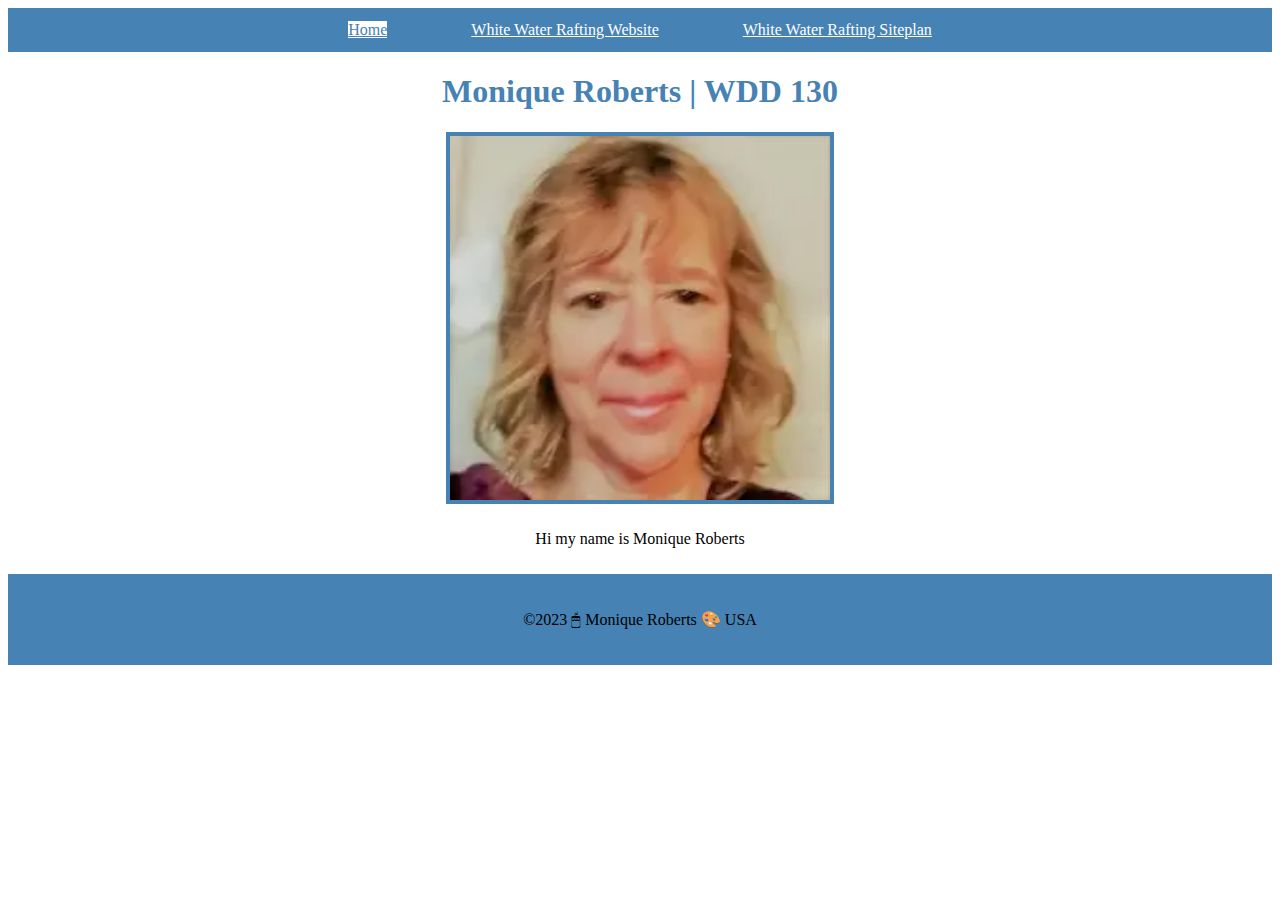
<file: index.html>
<!DOCTYPE html>
<html lang="en-US">
  <head>
    <meta charset="utf-8">
    <meta name="viewport" content="width=device-width">
    <title>Monique Roberts | WDD 130</title>
    <link rel="stylesheet" href="css/style.css" />
  </head>
  <body>
    <header>
      <nav>
        <a id="active" href="#">Home</a>
        <a href="wwr/">White Water Rafting Website</a>
        <a href="wwr/site-plan-rafting.html">White Water Rafting Siteplan</a>
      </nav>
    </header>
    <main>
      <h1>Monique Roberts | WDD 130</h1>
      <img src="images/profile.webp" alt="Hello, my name is Monique Roberts">
      <p>Hi my name is Monique Roberts</p>
    </main>
    <footer>
      <p>©2023 🖱 Monique Roberts 🎨 USA</p>
    </footer>
  </body>
</html>
</file>
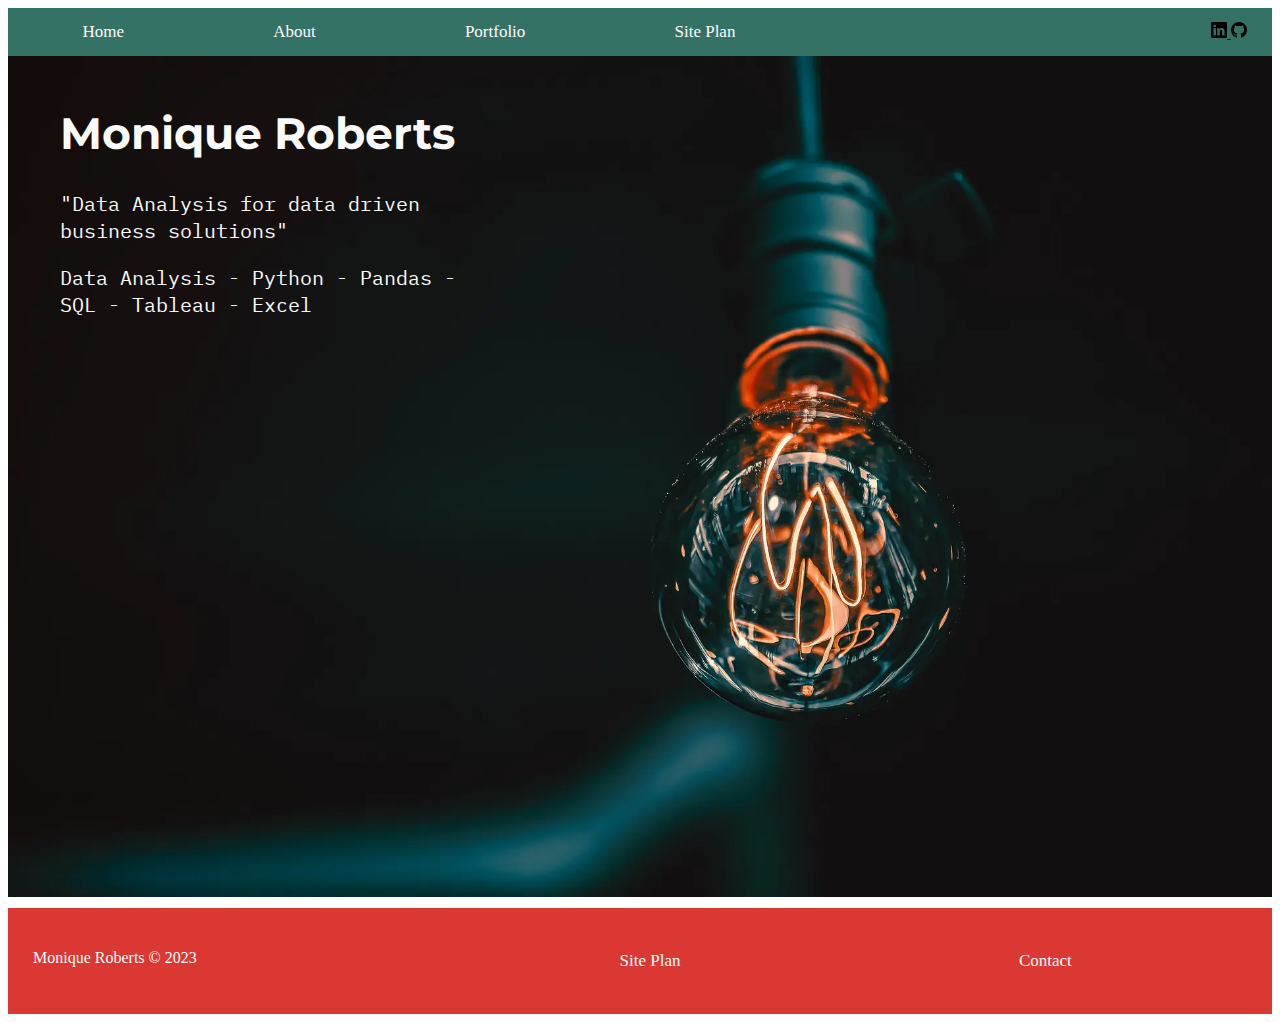
<file: mroberts/index.html>
<!DOCTYPE html>
<html lang="en">

<head>
    <meta charset="UTF-8">
    <meta http-equiv="X-UA-Compatible" content="IE=edge">
    <meta name="viewport" content="width=device-width, initial-scale=1.0">
    <title>Home</title>
    <link rel="stylesheet" href="styles/style.css">
</head>

<body>

    <header>
        <!-- <a id="logo_link" href="index.html">
                <img class="logo" src="images/profile.webp" alt="Portfolio picture 2"> -->
        <nav>
            <a href="index.html">Home</a>
            <a href="about.html">About</a>
            <a href="portfolio.html">Portfolio</a>
            <a href="site-plan.html">Site Plan</a>
        </nav>
        <div class="social">
            <a href="www.linkedin.com/in/monique-roberts" target="_blank">
                <img src="images/linkedin.png" alt="fb icon">
            </a>
            <a href="https://github.com/nikibasil" target="_blank">
                <img src="images/github.png" alt="twitter icon">
            </a>

        </div>
    </header>

    <div class="content">
        <section class="hero">

            <!-- <div class="middle";   -->
            <img class="background" src="images/bulb1.webp" alt="lightbulb background">
            <div class="me">
                <h1>Monique Roberts</h1>
                <p> "Data Analysis for data driven business solutions"</p>
                <p></p>
                <p> Data Analysis - Python - Pandas - SQL - Tableau - Excel </p>
            </div>

        </section>
    </div>
    <footer>
        <div class="copyw">
            <p>Monique Roberts © 2023 </p>
        </div>
        <div class="bmenu">
            <a href="site-plan.html">Site Plan</a>
            <a href="contact.html">Contact</a>
        </div>

    </footer>


</body>

</html>
</file>
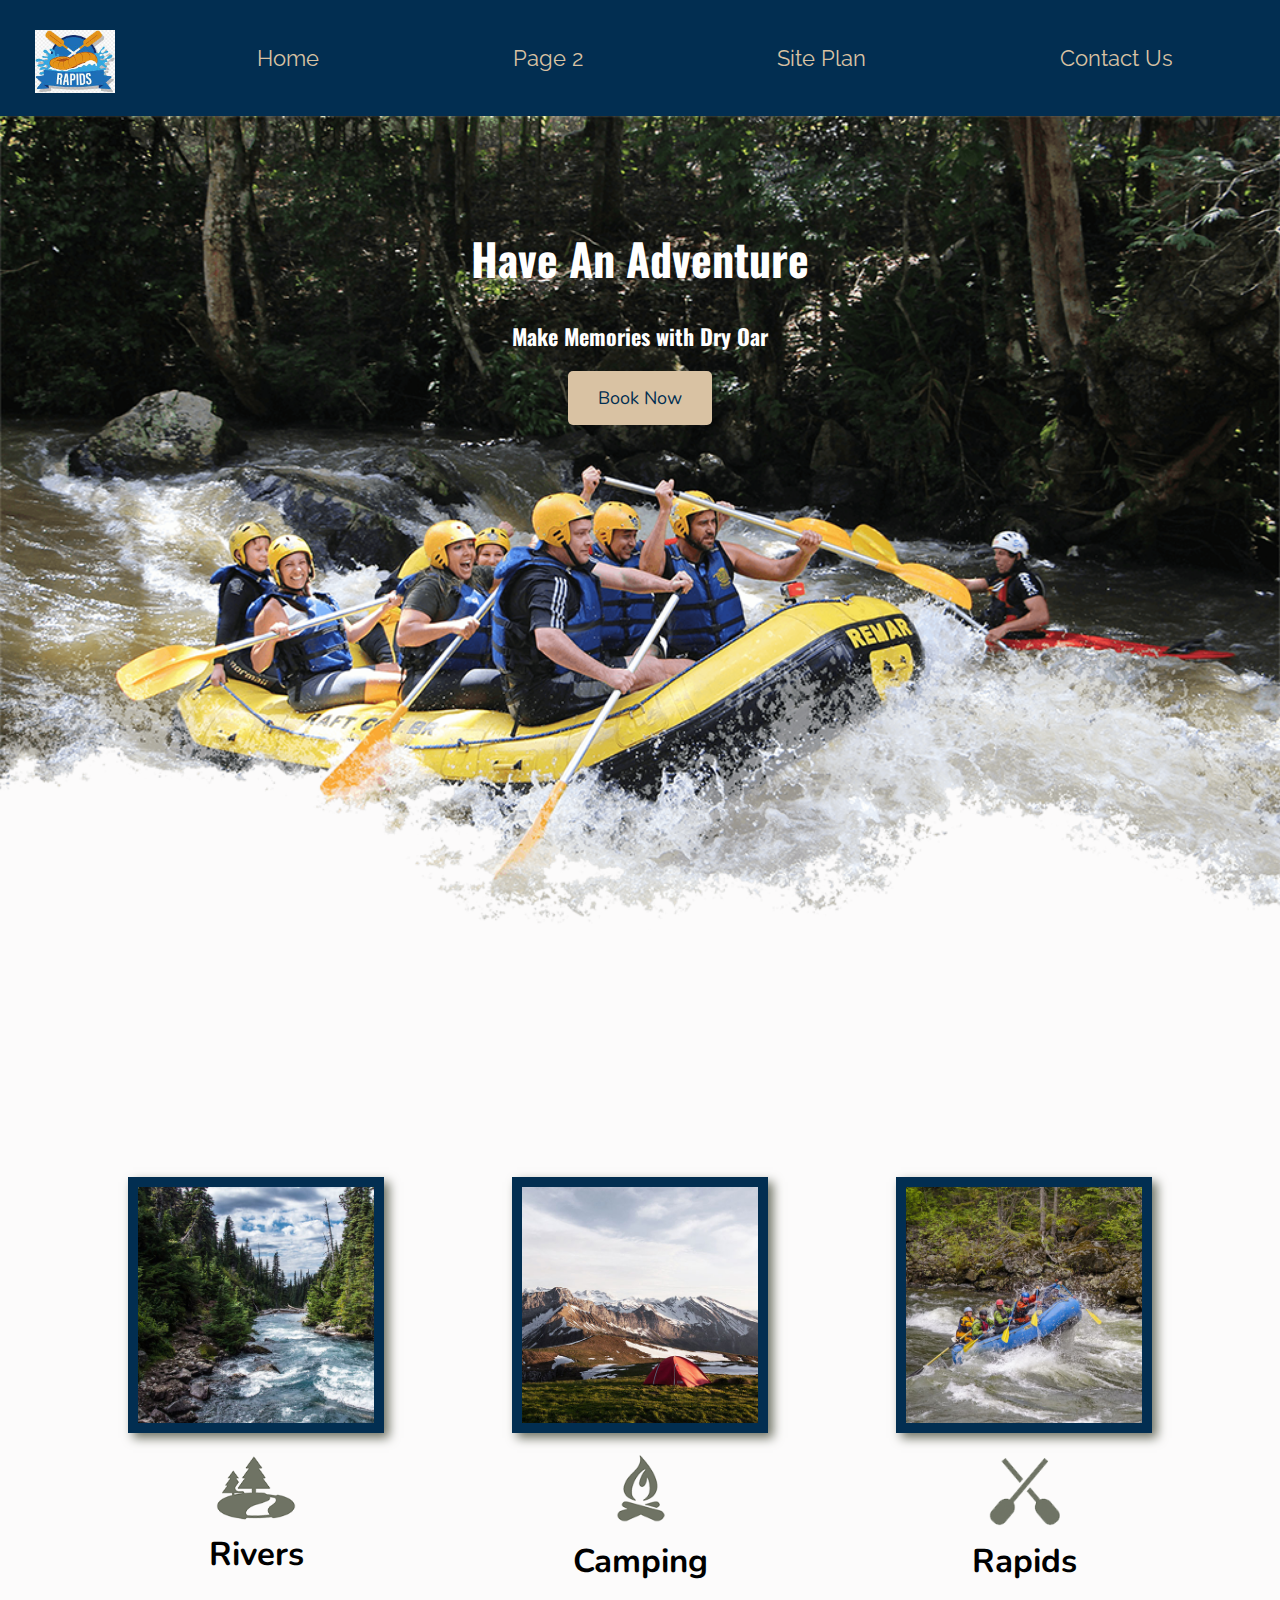
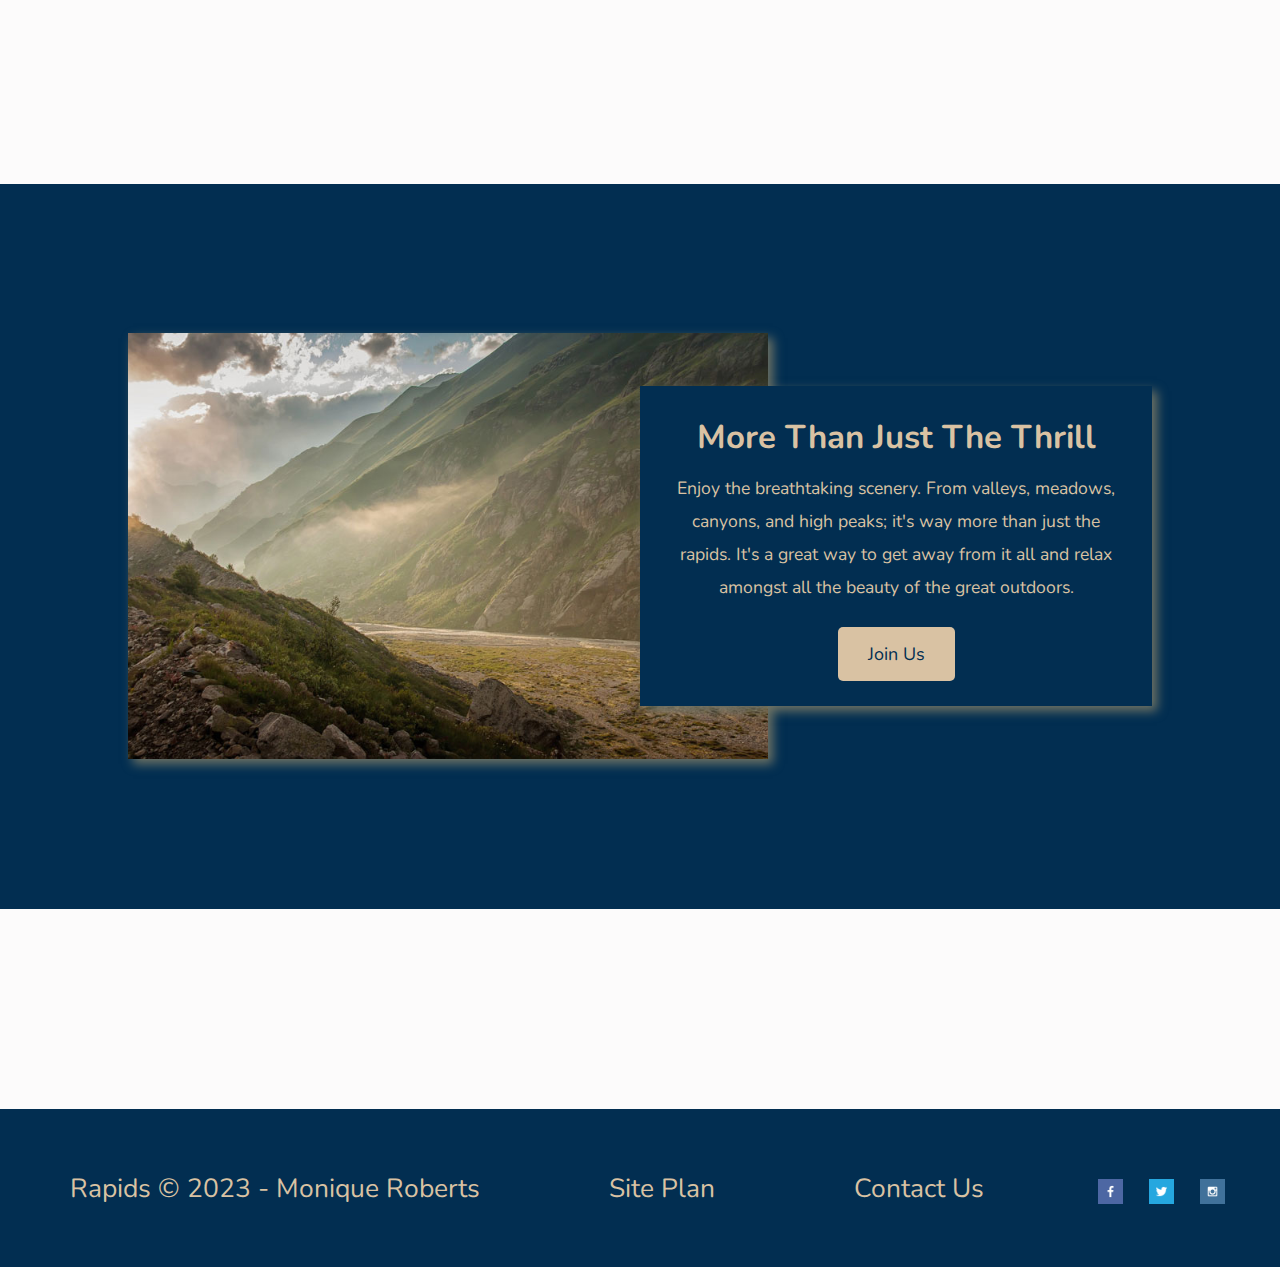
<file: wwr/index.html>
<!DOCTYPE html>
<html lang="en">
<head>
    <meta charset="UTF-8">
    <meta http-equiv="X-UA-Compatible" content="IE=edge">
    <meta name="viewport" content="width=device-width, initial-scale=1.0">
    <title>Whitewater Rafting Vacations | Rapids | Home</title>
    <link rel="stylesheet" href="styles/style.css">
</head>

<body>
    <div id="content">
        <header>
            <a id="logo_link" href="index.html">
                <img class="logo" src="images/rapids-logo.jpg" alt="Rapids Logo">
            </a>
            <nav>
                <a href="index.html">Home</a>
                <a href="#">Page 2</a>
                <a href="site-plan-rafting.html">Site Plan</a>
                <a href="contactus.html">Contact Us</a>
                
            </nav>
        </header>
        <div id="hero">
            <div id="hero-box">
                <img id="hero-img" src="images/hero.png" alt="People enjoying white water rafting">
            </div>
            <section id="hero-msg">
                <h1 class="home-title">Have An Adventure</h1>
                <h4>Make Memories with Dry Oar </h4>
                <div class='button-box'>
                    <a class='book' href="rates.html">Book Now</a>
                </div>
            </section>
        </div>

        <main class="home-grid">
            <section class="rivers-card">
                <img class="card-img" src="images/rivers.jpg" alt="river in forest">
                <img class="icon" src="images/river_icon.png" alt="river icon">
                <h2>Rivers</h2>
            </section>
            <section class="camping-card">
                <img class="card-img" src="images/camping.jpg" alt="tent in mountains">
                <img class="icon" src="images/fire_icon.png" alt="fire icon">
                <h2>Camping</h2>
            </section>
            <section class="rapids-card">
                <img class="card-img" src="images/rapids.jpg" alt="rafting boat">
                <img class="icon" src="images/oars.png" alt="oars icon">
                <h2>Rapids</h2>
            </section>
            <div id="background"></div>
            <img class="mountains" src="images/mountains.jpg" alt="Misty mountains">
            <section class="msg">
                <h2>More Than Just The Thrill</h2>
                <p>Enjoy the breathtaking scenery. From valleys, meadows, canyons, and high peaks; it's way more than just the rapids. It's a great way to get away from it all and relax amongst all the beauty of the great outdoors. </p>
                <a class='join' href="rivers.html">Join Us</a>
            </section>

        </main>
            
        
        <footer>
            <p>Rapids © 2023 - Monique Roberts</p>
            <p><a href="site-plan-rafting.html">Site Plan</a></p>
            <p><a href="contactus.html">Contact Us</a></p>
            <div class="social">
                    <a href="https://facebook.com" target="_blank">
                        <img src="images/facebook.png" alt="fb icon">
                    </a>
                    <a href="https://twitter.com" target="_blank">
                        <img src="images/twitter.png" alt="twitter icon">
                    </a>
                    <a href="https://instagram.com" target="_blank">
                        <img src="images/instagram.png" alt="instagram icon">
                    </a>
            </div>
            
        </footer>
    </div>
</body>
</html>
</file>
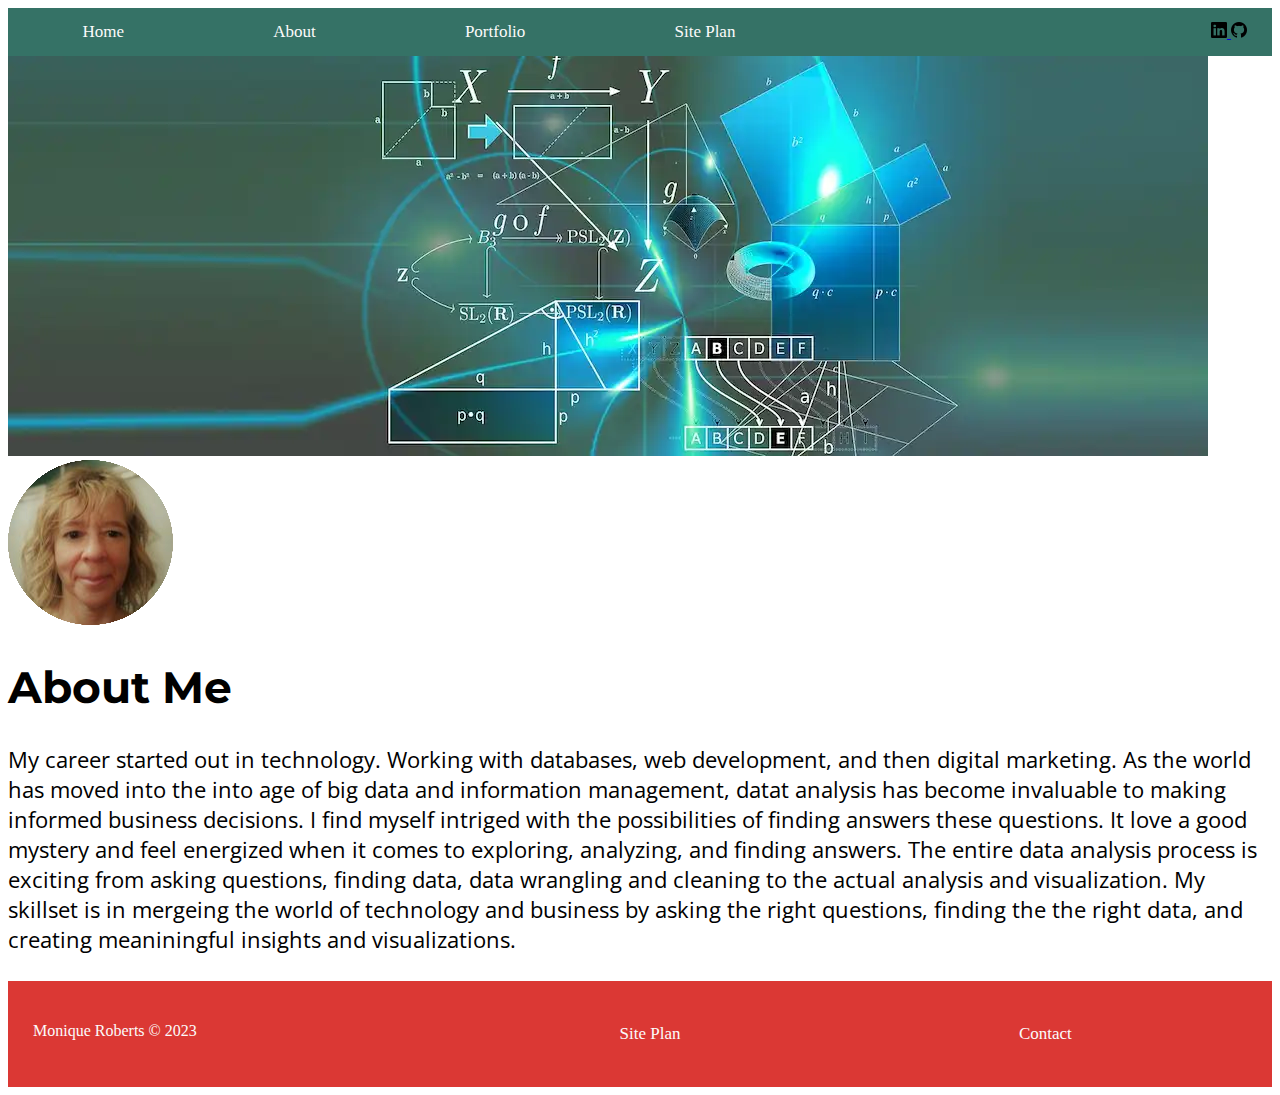
<file: mroberts/about.html>
<!DOCTYPE html>
<html lang="en">

<head>
    <meta charset="UTF-8">
    <meta http-equiv="X-UA-Compatible" content="IE=edge">
    <meta name="viewport" content="width=device-width, initial-scale=1.0">
    <link rel="stylesheet" href="styles/style.css">
    <title>About</title>
</head>

<body>
    <header>
        <!-- <a id="logo_link" href="index.html">
                <img class="logo" src="images/profile.webp" alt="Portfolio picture 2"> -->
        <nav>
            <a href="index.html">Home</a>
            <a href="about.html">About</a>
            <a href="portfolio.html">Portfolio</a>
            <a href="site-plan.html">Site Plan</a>
        </nav>
        <div class="social">
            <a href="www.linkedin.com/in/monique-roberts" target="_blank">
                <img src="images/linkedin.png" alt="fb icon">
            </a>
            <a href="https://github.com/nikibasil" target="_blank">
                <img src="images/github.png" alt="twitter icon">
            </a>

        </div>
    </header>

    <div id="hero">
        <div id="hero-box">
            <img id="hero-img" src="images/banner.webp" alt="profile back">
        </div>
        <section id="hero-pic">
            <img id="hero-img" src="images/mon-circle.png" alt="profile picture">
    </div>

    </section>
    </div>
    <main>


        <section>
            <h1>About Me</h1>

            <p> My career started out in technology. Working with databases, web development, and then digital
                marketing. As the world has moved into the into age of big data and information management, datat
                analysis has become invaluable to making informed business decisions. I find myself intriged with the
                possibilities of finding answers these questions. It love a good mystery and feel energized when it
                comes to exploring, analyzing, and finding answers. The entire data analysis process is exciting from
                asking questions, finding data, data wrangling and cleaning to the actual analysis and visualization. My
                skillset is in mergeing the world of technology and business by asking the right questions, finding the
                the right data, and creating meaniningful insights and visualizations. </p>


        </section>





    </main>
    <footer>
        <div class = "copyw">
        <p>Monique Roberts © 2023 </p>
        </div>
        <div class = "bmenu">
        <a href="site-plan.html">Site Plan</a>
        <a href="contact.html">Contact</a>
        </div>

    </footer>



    </div>

</body>

</html>
</file>
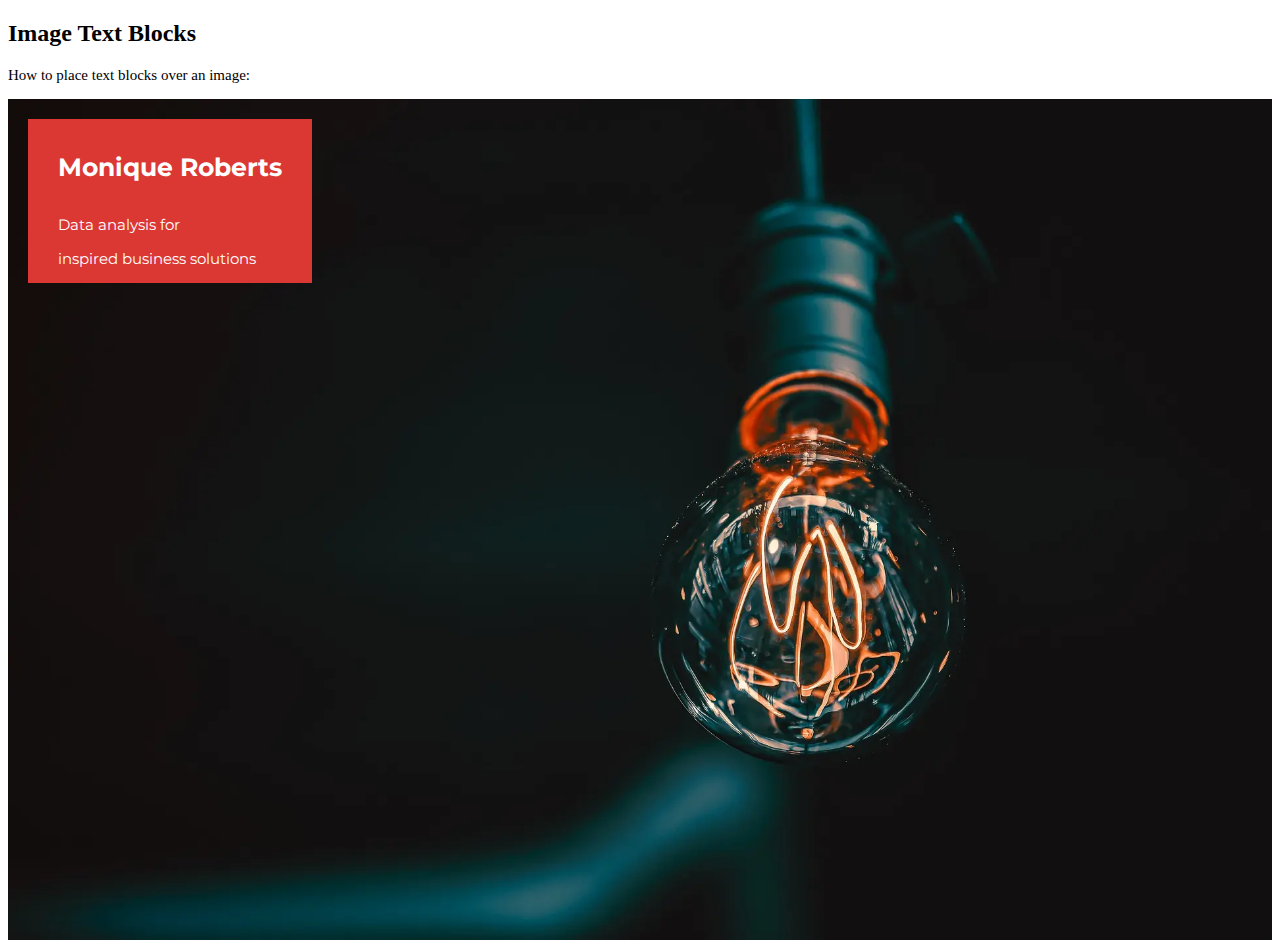
<file: mroberts/component.html>
<!DOCTYPE html>
<html>
<head>
<meta name="viewport" content="width=device-width, initial-scale=1">
<link rel="stylesheet" href="styles/component.css">

</head>
<body>

<h2>Image Text Blocks</h2>
<p>How to place text blocks over an image:</p>

<div class="container">
  <img src="images/bulb1.webp" alt="Nature" style="width:100%;">
  <div class="text-block">
    <h4>Monique Roberts</h4>
    <p>Data analysis for </p>
    <p>inspired business solutions</p>
  </div>
</div>

</body>
</html>
</file>
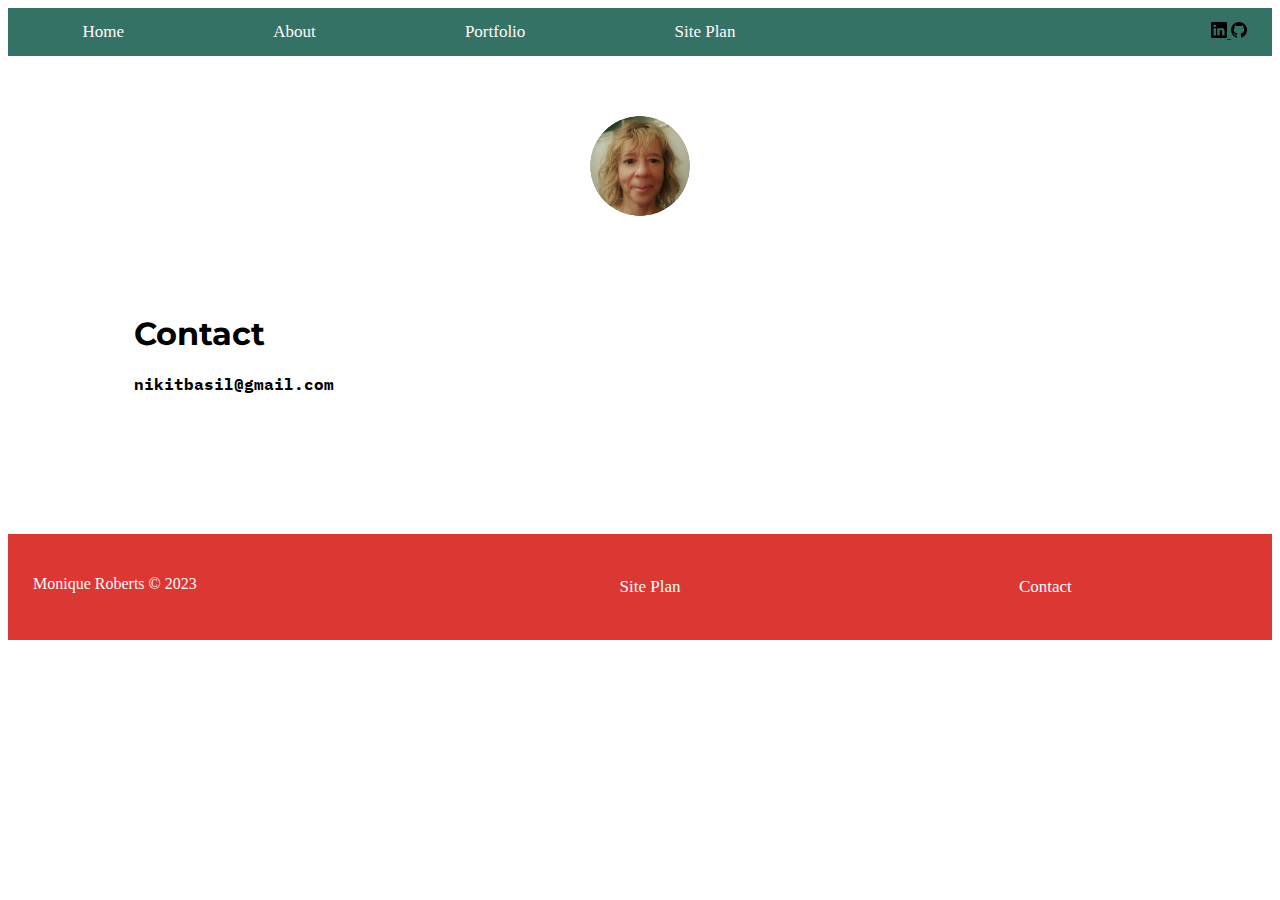
<file: mroberts/contact.html>
<!DOCTYPE html>
<html lang="en">

<head>
    <meta charset="UTF-8">
    <meta http-equiv="X-UA-Compatible" content="IE=edge">
    <meta name="viewport" content="width=device-width, initial-scale=1.0">
    <link rel="stylesheet" href="styles/style.css">
    <title>Contact</title>
</head>

<body>
    <header>
        <!-- <a id="logo_link" href="index.html">
                <img class="logo" src="images/profile.webp" alt="Portfolio picture 2"> -->
        <nav>
            <a href="index.html">Home</a>
            <a href="about.html">About</a>
            <a href="portfolio.html">Portfolio</a>
            <a href="site-plan.html">Site Plan</a>
        </nav>
        <div class="social">
            <a href="www.linkedin.com/in/monique-roberts" target="_blank">
                <img src="images/linkedin.png" alt="fb icon">
            </a>
            <a href="https://github.com/nikibasil" target="_blank">
                <img src="images/github.png" alt="twitter icon">
            </a>

        </div>
    </header>
    
    <div class="card-profileCard" >
        <div class="card-header">
            <img class="card-img" alt="User image" src="images/mon-circle.png">
        </div>
    </div>
 
    <main class ="about">

        <div id = "aboutme">
            <h1>Contact</h1>

            <h2> nikitbasil@gmail.com</h2>


            </div>





    </main>
    
    </body>
    <footer>
        <div class = "copyw">
        <p>Monique Roberts © 2023 </p>
        </div>
        <div class = "bmenu">
        <a href="site-plan.html">Site Plan</a>
        <a href="contact.html">Contact</a>
        </div>

    </footer>



    </div>

</body>

</html>
</file>
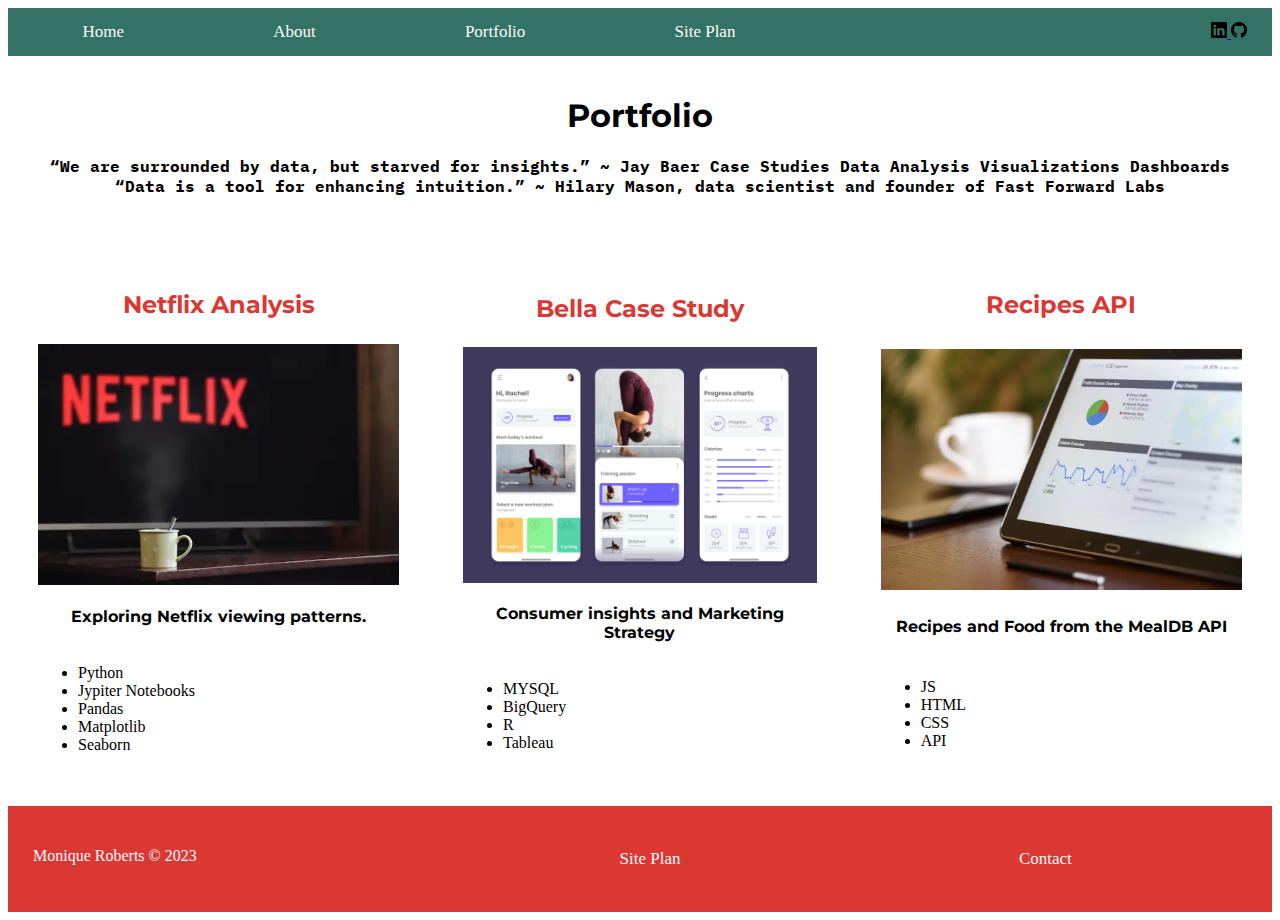
<file: mroberts/portfolio.html>
<!DOCTYPE html>
<html lang="en">

<head>
    <meta charset="UTF-8">
    <meta http-equiv="X-UA-Compatible" content="IE=edge">
    <meta name="viewport" content="width=device-width, initial-scale=1.0">
    <link rel="stylesheet" href="styles/style.css">
    <title>Portfolio</title>

</head>

<body>
    <header>
       
        <nav>
            <a href="index.html">Home</a>
            <a href="about.html">About</a>
            <a href="portfolio.html">Portfolio</a>
            <a href="site-plan.html">Site Plan</a>
        </nav>
        <div class="social">
            <a href="www.linkedin.com/in/monique-roberts" target="_blank">
                <img src="images/linkedin.png" alt="fb icon">
            </a>
            <a href="https://github.com/nikibasil" target="_blank">
                <img src="images/github.png" alt="twitter icon">
            </a>

        </div>
    </header>


    <div class="row1">
        <h1>Portfolio</h1>
        <h2> “We are surrounded by data, but starved for insights.” ~ Jay Baer Case Studies Data Analysis
            Visualizations Dashboards “Data is a tool for enhancing intuition.” ~ Hilary Mason, data scientist and
            founder of Fast Forward Labs </h2>
        </div>
    <div id="grid-portfolio">
        <!-- <section class="row2>"> -->

        <aside class="aside-left">
            <h3>Netflix Analysis</h3>
            <img class="case-image" src="images/netflix2.webp" alt="netflix">
            <h4>Exploring Netflix viewing patterns. </h4>
            <ul>
                <li>Python</li>
                <li>Jypiter Notebooks</li>
                <li>Pandas</li>
                <li>Matplotlib</li>
                <li>Seaborn</li>
            </ul>
        </aside>
        <main class="middle">
            <h3>Bella Case Study</h3>
            <img class="case-image" src="images/app.webp" alt="fitness app">
            <h4>Consumer insights and Marketing Strategy</h4>
            <ul>
                <li>MYSQL</li>
                <li>BigQuery</li>
                <li>R</li>
                <li>Tableau</li>
            </ul>
        </main>
        <aside class="aside-right">
            <h3>Recipes API</h3>
            <img class="case-image" src="images/laptop.webp" alt="laptop background">
            <h4>Recipes and Food from the MealDB API</h4>
            <ul>
                <li>JS</li>
                <li>HTML</li>
                <li>CSS</li>
                <li>API</li>
            </ul>
        </aside>

        <!-- </section>   -->




    </div>
    <footer class="back">
        <div class="copyw">
            <p>Monique Roberts © 2023 </p>
        </div>
        <div class="bmenu">
            <a href="site-plan.html">Site Plan</a>
            <a href="contact.html">Contact</a>
        </div>

    </footer>



    </div>

</body>

</html>
</file>
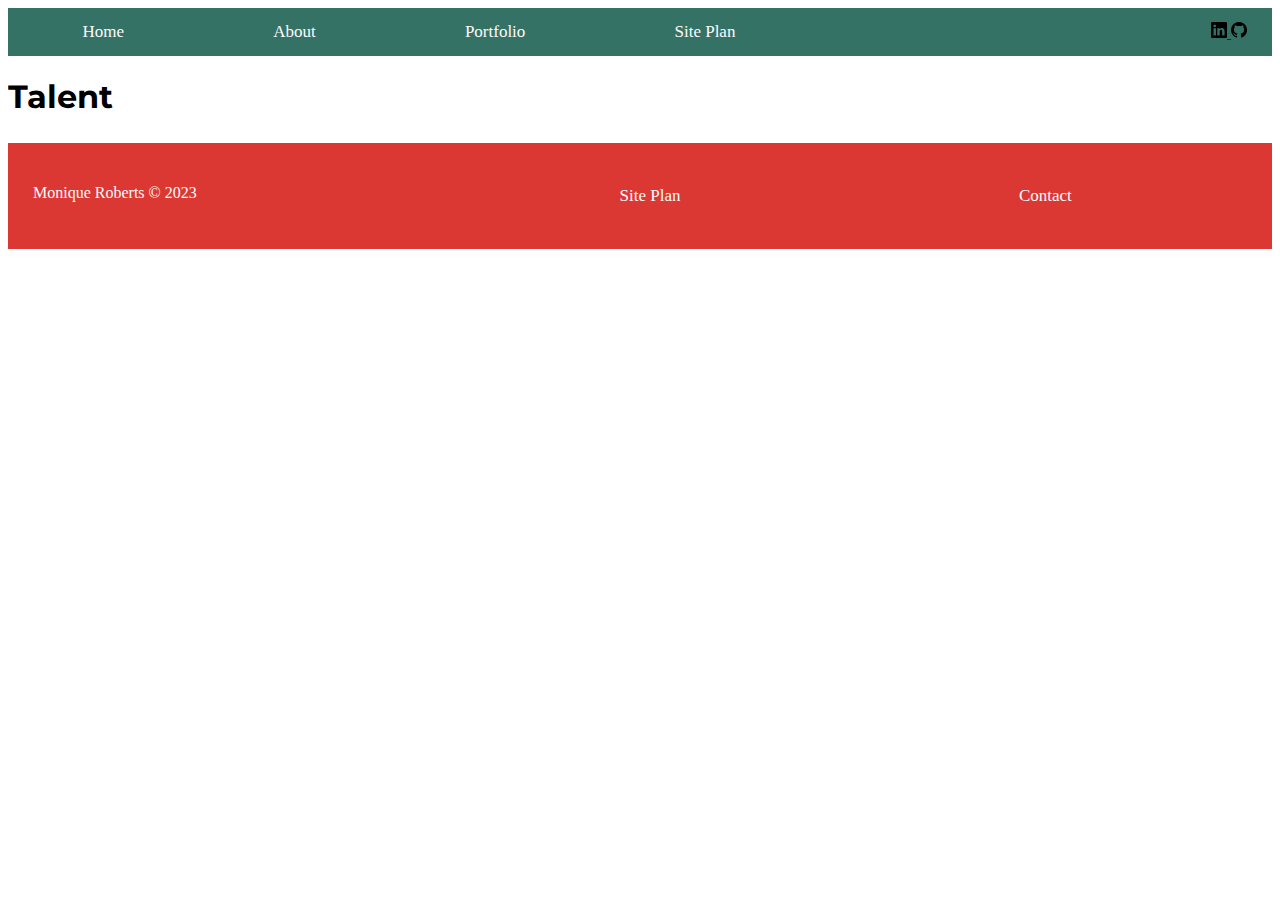
<file: mroberts/talent.html>
<!DOCTYPE html>
<html lang="en">

<head>
    <meta charset="UTF-8">
    <meta http-equiv="X-UA-Compatible" content="IE=edge">
    <meta name="viewport" content="width=device-width, initial-scale=1.0">
    <link rel="stylesheet" href="styles/style.css">
    <title>Portfolio</title>

</head>

<body>
    <header>
        <!-- <a id="logo_link" href="index.html">
                <img class="logo" src="images/profile.webp" alt="Portfolio picture 2"> -->
        <nav>
            <a href="index.html">Home</a>
            <a href="about.html">About</a>
            <a href="portfolio.html">Portfolio</a>
            <a href="site-plan.html">Site Plan</a>
        </nav>
        <div class="social">
            <a href="www.linkedin.com/in/monique-roberts" target="_blank">
                <img src="images/linkedin.png" alt="fb icon">
            </a>
            <a href="https://github.com/nikibasil" target="_blank">
                <img src="images/github.png" alt="twitter icon">
            </a>

        </div>
    </header>

    <div id ="grid-portfolio">
        
        <aside class="left"></aside>
        <main></main>
        <aside class="right"></aside>
            <h1>Talent</h1>

            
        
    </div>
    <footer>
        <div class = "copyw">
        <p>Monique Roberts © 2023 </p>
        </div>
        <div class = "bmenu">
        <a href="site-plan.html">Site Plan</a>
        <a href="contact.html">Contact</a>
        </div>

    </footer>



    </div>

</body>

</html>
</file>
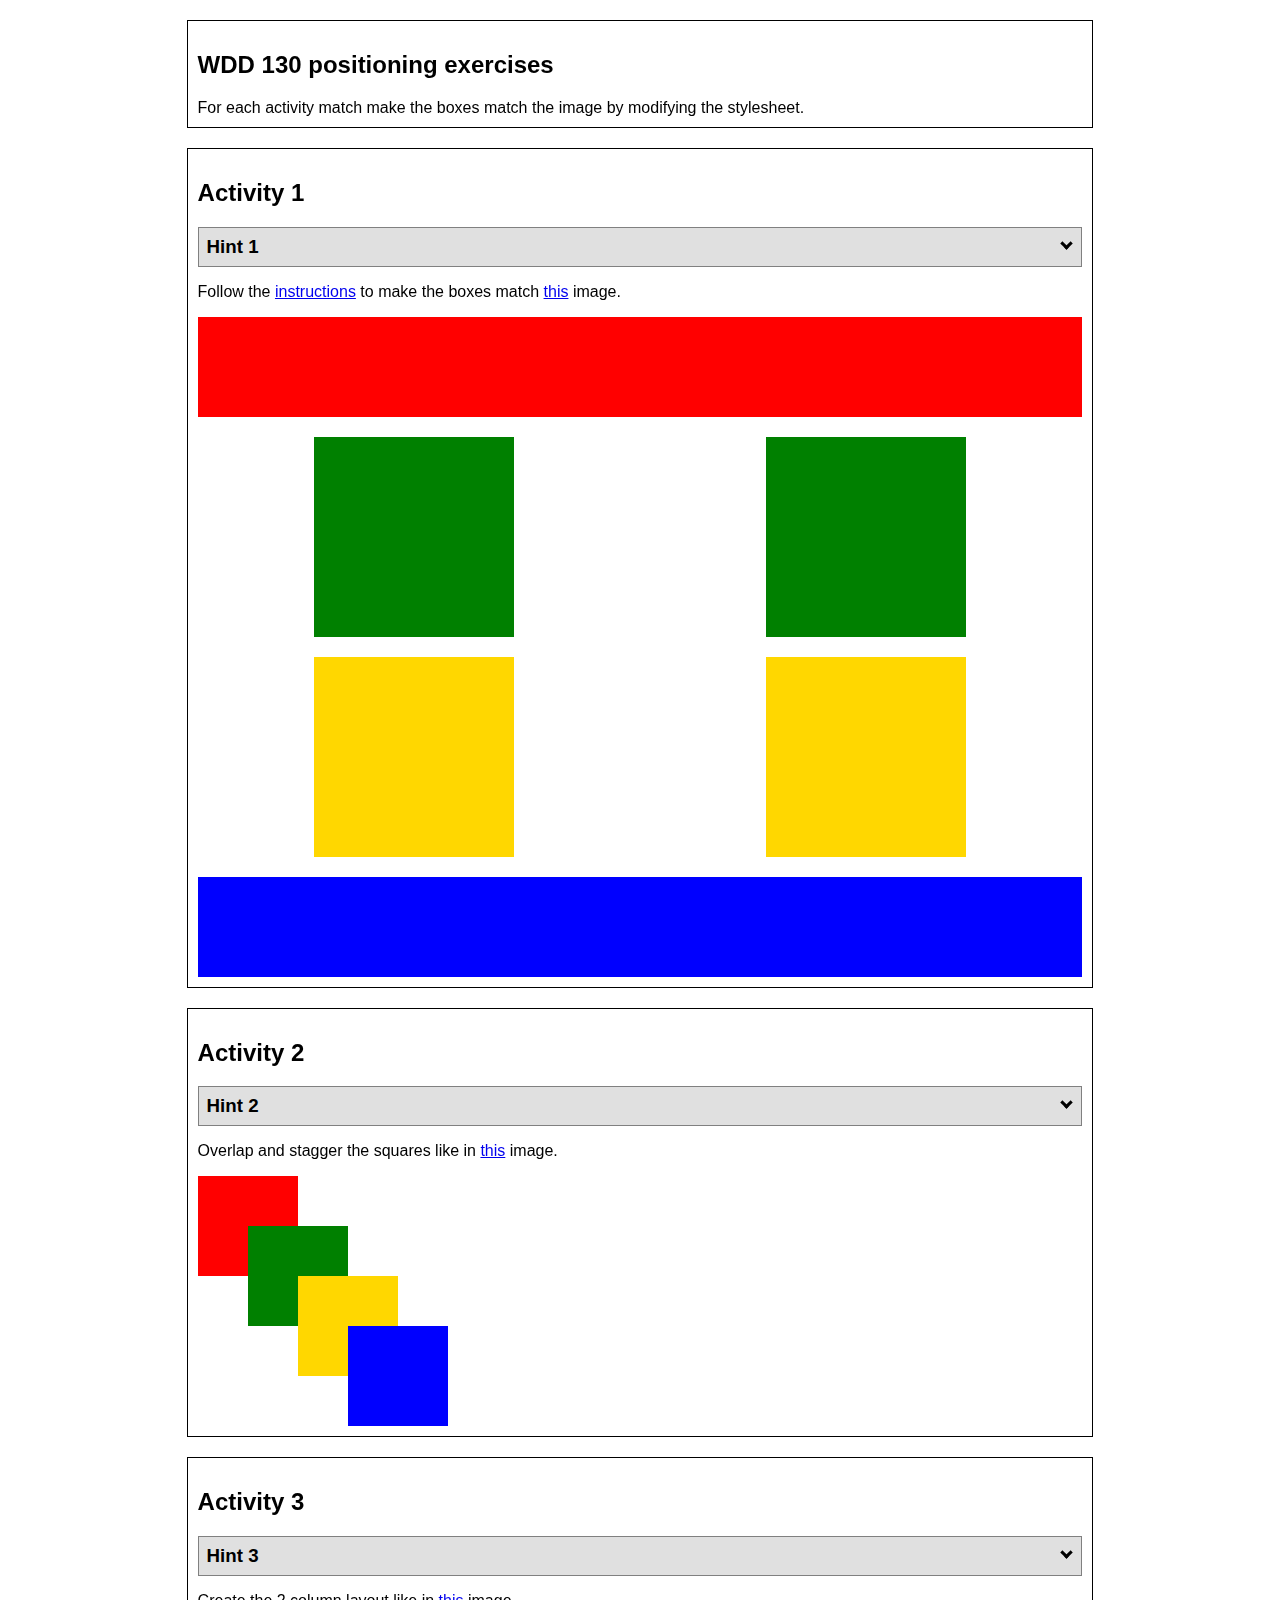
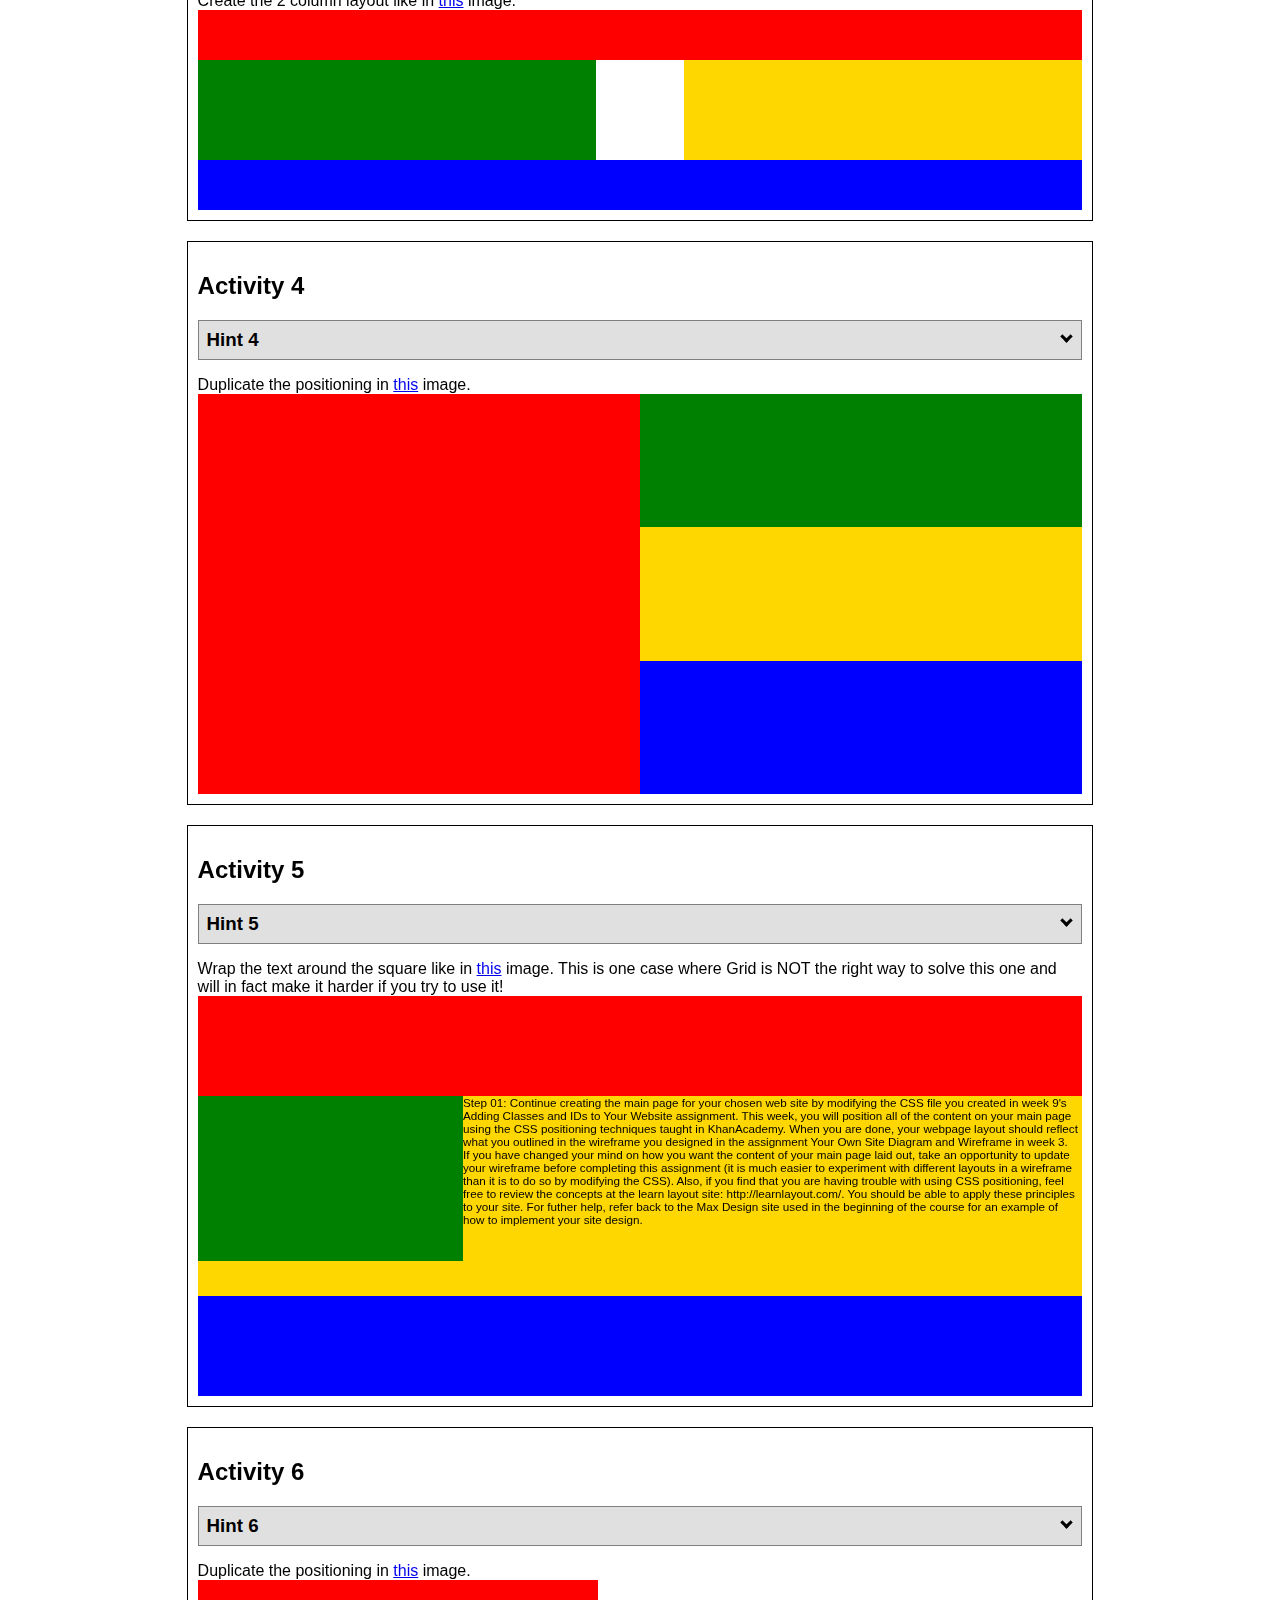
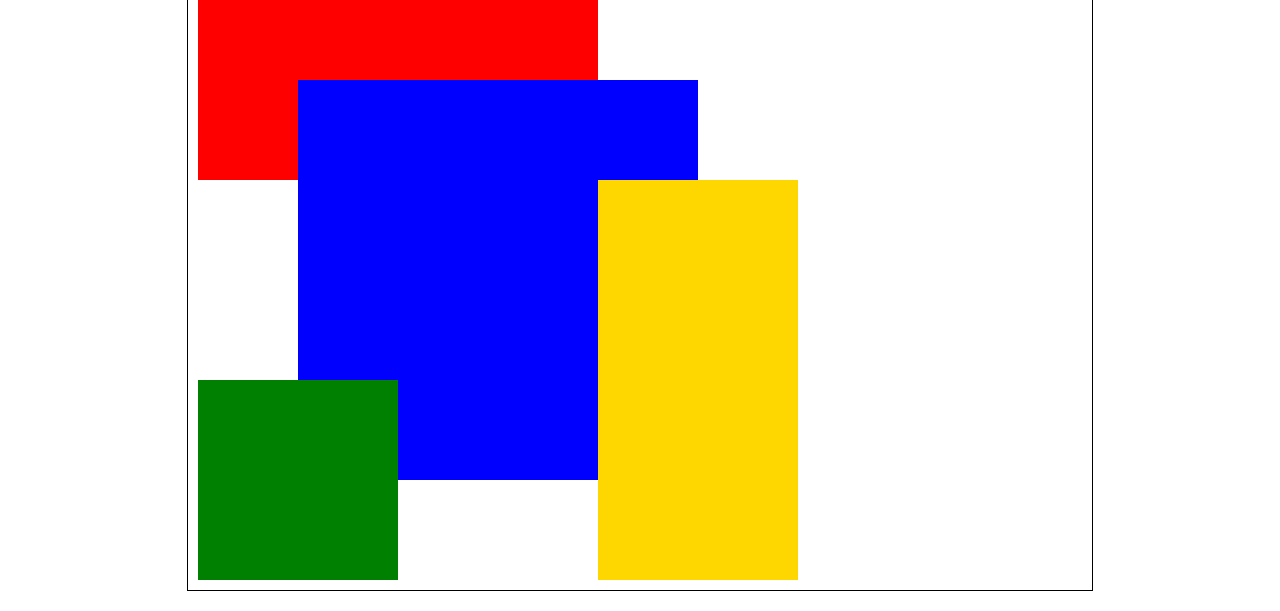
<file: positioning/positioning.html>
<!DOCTYPE html>
<html lang="en">
  <head>
    <!-- HTML - Name: positioning.html -->
    <title>Positioning Activity</title>
    <link rel="stylesheet" type="text/css" href="positionstyles.css" />
  </head>
  <body>
    <div class="activity">
      <h2>WDD 130 positioning exercises</h2>
      For each activity match make the boxes match the image by modifying the stylesheet.</div>
    <div class="activity">
      <h2>Activity 1</h2>
      <section class="hint"><input type="checkbox" ><i></i> <h3>Hint 1</h3><div><p>Check out the <a href="https://byui-wdd.github.io/wdd130/activities/w06-css-positioning.html" target="_blank">activity instructions</a> in Ilearn!</p></div></section>
      <p>Follow the <a href="https://byui-wdd.github.io/wdd130/activities/w06-css-positioning.html" target="_blank">instructions</a> to make the boxes match  <a href="https://byui-wdd.github.io/wdd130/images/example1.png" target="_blank">this</a> image.</p>
      <div class="content1" >
        <div class="red1" ></div>
        <div class="green1" ></div>
        <div class="green1" ></div>
        <div class="yellow1"></div>
        <div class="yellow1"></div>
        <div class="blue1"></div>
      </div>
    </div>
    <div class="activity">
      <h2>Activity 2</h2>
      <section class="hint"><input type="checkbox" > <h3>Hint 2</h3><i></i><div>
      <ul>
      <li>grid-template-columns: 50px 50px 50px 50px 50px </li></ul></div></section>
      <p>Overlap and stagger the squares like in <a href="https://byui-wdd.github.io/wdd130/images/example2.png" target="_blank">this</a> image.</p>
      <div class="content2" >
        <div class="red2" ></div>
        <div class="green2" ></div>
        <div class="yellow2"></div>
        <div class="blue2"></div>
      </div>
    </div>
    <div class="activity">
      <h2>Activity 3</h2>
      <section class="hint"><input type="checkbox" > <h3>Hint 3</h3><i></i><div><p>This one is going to be best solved with CSS Grid. Remember to make the boxes the right width first...then start moving them around. </p><h4>Properties used:</h4><ul><li>display:grid;</li><li>grid-template-columns:</li><li>grid-column-gap:</li>
        <li>grid-column:</li>  </ul></div></section>
      Create the 2 column layout like in <a href="https://byui-wdd.github.io/wdd130/images/example3.png" target="_blank">this</a>  image.
      <div class="content3" >
        <div class="red3" ></div>
        <div class="green3" ></div>
        <div class="yellow3"></div>
        <div class="blue3"></div>
      </div>
    </div>
    <div class="activity">
      <h2>Activity 4</h2>
      <section class="hint"><input type="checkbox" > <h3>Hint 4</h3><i></i><div><p>For the others we have been primarily concerned with width. For this one you will need to adjust height as well. </p><h4>Properties used:</h4><ul><li>display:grid;</li><li>grid-template-columns:</li><li>grid-row:</li></ul></div></section>
      Duplicate the positioning in <a href="https://byui-wdd.github.io/wdd130/images/example4.png" target="_blank">this</a> image. 
      <div class="content4" >
        <div class="red4" ></div>
        <div class="green4" ></div>
        <div class="yellow4"></div>
        <div class="blue4"></div>
      </div>
    </div>

    <div class="activity">
      <h2>Activity 5</h2>
      <section class="hint"><input type="checkbox" > <h3>Hint 5</h3><i></i><div><p>Grid is <strong>not</strong> the right way to do this.  In fact there is only one way to really do that...and that is with float. Remember that we float the thing we want the text to wrap around.  Also remember to start by making all the shapes the right size and shape.</p><h4>Properties used:</h4><ul><li>float: left;</li></ul></div></section>
      Wrap the text around the square like in <a href="https://byui-wdd.github.io/wdd130/images/example5.png" target="_blank">this</a> image. This is one case where Grid is NOT the right way to solve this one and will in fact make it harder if you try to use it!
      <div class="content5" >
        <div class="red5" ></div>
        <div class="green5" ></div>
        <div class="yellow5">Step 01: Continue creating the main page for your chosen web site by modifying the CSS file you created in week 9's Adding Classes and IDs to Your Website assignment. This week, you will position all of the content on your main page using the CSS positioning techniques taught in KhanAcademy. When you are done, your webpage layout should reflect what you outlined in the wireframe you designed in the assignment Your Own Site Diagram and Wireframe in week 3. <br />
          If you have changed your mind on how you want the content of your main page laid out, take an opportunity to update your wireframe before completing this assignment (it is much easier to experiment with different layouts in a wireframe than it is to do so by modifying the CSS). Also, if you find that you are having trouble with using CSS positioning, feel free to review the concepts at the learn layout site: http://learnlayout.com/. You should be able to apply these principles to your site. For futher help, refer back to the Max Design site used in the beginning of the course for an example of how to implement your site design.</div>
        <div class="blue5"></div>
      </div>
    </div>
    <div class="activity">
      <h2>Activity 6</h2>
      <section class="hint"><input type="checkbox" > <h3>Hint 6</h3><i></i><div><p>This one is all about visualizing the grid behind the layout. If you are having a hard time doing that first: all the sizes are even multiples of 100, and second here is another example with the lines drawn: <a href="https://byui-wdd.github.io/wdd130/images/example6-hint.png" target="_blank">example 6 with lines</a>. For this one you will find it easiest if you use px for the column width. You can also use <kbd>z-index</kbd> to control the element layering.    </p><h4>Properties used:</h4><ul><li>display:grid;</li><li>grid-template-columns:</li><li>grid-column:</li><li>grid-row:</li><li><a href="https://www.w3schools.com/cssref/pr_pos_z-index.asp" target="_blank">z-index:</a></li></ul></div></section>
      Duplicate the positioning in <a href="https://byui-wdd.github.io/wdd130/images/example6.png" target="_blank">this</a> image.
      <div class="content6" >
        <div class="red6" ></div>
        <div class="green6" ></div>
        <div class="yellow6"></div>
        <div class="blue6"></div>
      </div>
    </div>
  </body>
</html>
</file>
<file: css/style.css>
nav, footer {
    text-align: center;
    background-color: steelblue;
    padding: 10px;
}

a {
    font-size: 1em;
    color: white;
    margin: 40px;
    line-height: 1.5em;
}

a:hover{
    background-color: white;
    color: steelblue;
}

h1 {
    text-align: center;
  }

h1, h2 {
    color: steelblue;
}

img {
    display: block;
    margin: 0 auto; 
    width: 30%;
    border: 4px solid steelblue;
}

p {
    text-align: center;
    padding: 10px;
}
#active {
    background-color: white;
    color: steelblue;
}

/*
* {
    border: 2px solid blue;
}
*/
</file>
<file: mroberts/styles/style.css>
@import url('https://fonts.googleapis.com/css2?family=IBM+Plex+Mono:wght@300&family=IBM+Plex+Sans&family=Montserrat:wght@400;600&family=Open+Sans&display=swap');

.content {

  display: grid;
  grid-template-columns: 1fr 2fr;
  /* grid-template-rows: 8ft 1fr; */
}

section {
  background-color: #fcfbfb;
  font-family: 'Open Sans', Helvetica, sans-serif;

  font-size: 22px;
  padding: 0;
  background: no-repeat center center fixed;
  grid-column: 1/3;
}

.card-profileCard{
  width: 100%; 
  /* border-radius: 20px; 
  overflow: hidden; */
}

.card-header {
  position: relative; /* since some child is absolute */
  height: 110px;
  /* background-color: #DB3834; */
  background-image: url(https://raw.githubusercontent.com/nikibasil/wdd130/81422d81fb57f478e6a179fb2936ebcdf52a096f/mroberts/images/banner.webp);
}

.card-img {
  position: absolute;
  margin: 0 auto;
  left: 0;
  right: 0;
  bottom: 0;
  border-radius: 50%;
  width: 100px; height: 100px;
  transform: translateY(50%); /* additional 50% of own height */
  box-shadow: 0 0 0 10px #fff;
}

main.about{
  
  margin: 10%;
  
}

main.middle{
  grid-column: 2/3;
  margin:8%;

}
 main{
  display:grid;
  
 }

aside{
  display:grid;
}


header {
  background-color: #357266;
  display: grid;
  grid-template-columns: 2fr 1fr;

}


nav {
  display: flex;
  justify-content: space-around;

  overflow: hidden;
  
}

nav a {
  float: left;
  text-align: center;
  /* color: #ffc857; */
  /* color: white; */
  /* color: #edbb90; */
  color: #fcfbfb;
  text-decoration: none;
  padding: 14px 16px;
  font-size: 17px;
}

nav a:hover {
  background-color: #DB3834;
  color: #fcfbfb;
}



.social {
  /* float: right; */
  grid-column: 3/4;
  margin: auto;
  padding-right: 25px;
}

#grid-portfolio{
  display:grid;
  grid-template-columns: repeat(3, 1fr);
  /* grid-template-rows:1fr 4fr; */
}

#grid-portfolio img{
  width:100%;
  /* margin: 10px; */

}

/* portfolio */
.row1{
  text-align: center;
  margin:40px;
}

/* section .row2{
  grid-row:2/5;
} */
.aside-left{
  grid-column: 1/2;
  margin:30px;
}

/* main{
  grid-column:2/3;
  margin:30px;

} */



.aside-right{
  grid-column: 3/4;
  margin:30px;

}
.me {
  position: absolute;
  top: 17px;
  left: 50px;
  /* color: #d16014; */
  /* color: #DB3A34; */
  /* color: white; */
  color: #fcfbfb;
  font-family: Montserrat, Helvetica, sans-serif ;
  padding-top: 100px;
  padding: 10px;
  margin-top: 50px;
  margin-bottom: 50px;
 margin-right:60%;
}

.me p {
  grid-column: 1/2;
  font-family: 'IBM Plex Mono', Helvetica, sans-serif;
  font-size: 20px;
}

h2{
  font-family: 'IBM Plex Mono', Helvetica, sans-serif;
  font-size:1em;
}

h1{
  font-family: Montserrat, Helvetica, sans-serif;
  font-size: 2em;
}

h3{
  font-family: Montserrat, Helvetica, sans-serif;
  font-size:1.5em;
  text-align: center;
  color:#DB3834;
}
h4{
  font-family: Montserrat, Helvetica, sans-serif;
  font-size:1em;
  text-align: center;
}

.background {
  /* background-size: contain; */
  max-width: 100%;
  background-position: center center;
}

footer {
  padding: 15px;
  margin-top:5px;
  border: 0px;
  display: grid;
  grid-template-columns: 1fr 2fr;
  color: #fcfbfb;
  background-color: #DB3834;
  
} 
footer a:hover {
  background-color: #DB3834;
  color: #fcfbfb;
}

.bmenu a{
  /* padding:10px; */
  /* float: right; */
  text-align: center;
  /* color: #ffc857; */
  color: #fcfbfb;
  text-decoration: none;
  padding: 14px 16px;
  font-size: 17px;
  
}
footer p{
  padding:10px;
}
footer .back{
  background-color: #DB3834;
}

.bmenu {
  display: flex;
  justify-content: space-around;

  overflow: hidden;
  padding-top: 15px;
  grid-column: 2/3;
  float: right;
  text-align: center;
  text-decoration: none;
  padding: 14px 16px;
  font-size: 17px;
  
}

.copyw {
  border: 0px;
  grid-column: 1/2;
  margin: 0;
  padding:0;
}
</file>
<file: wwr/styles/style.css>
/* if you are using any Google fonts change the font names below to your fonts. 
Any spaces in your font name should be replaced with a +. 
Fonts are separated by a & */
@import url('https://fonts.googleapis.com/css2?family=Nunito:wght@300&family=Oswald&family=Raleway:wght@200&family=Vollkorn&display=swap');

#content{
    max-width: 1600px;
    margin: 0 auto;
    
}

#background {
    height: 725px;
    grid-column: 1/11;
    grid-row: 4/9;
}

body{
    background-color:#fcfbfb;
    font-family: Nunito, Helvetica, sans-serif;
    margin: 0;
    font-size: 22px;
    padding: 0;
}


.book, .join{
    /* background-color:#022E51; */
    text-decoration: none;
    background-color: #d9c2a3; 
    color: #022E51;
    font-size: 18px;
    padding: 15px 30px;
    margin-top: 50px;
    border-radius: 5px;
}
.book:hover, .join:hover{
    background-color:#022E51;
    color: #d9c2a3;
}


#background{
    background-color:#022E51; 
    height: 725px;
}

footer{
    background-color:#022E51;
    color: #d9c2a3;
    padding: 25px 50px;
    margin-top: 200px;
    display: flex;
    justify-content: space-around;
    align-items: center;
}
footer a{
    color: #d9c2a3;
    text-decoration: none;
}
footer a:hover{
    color: #d9c2a3;
}
footer p {
    padding: 25px;
    color: #d9c2a3;
    font-size: 1.2em;
    /* margin: 20px auto; */
}
footer p a:hover {
    text-decoration: underline;
}  
footer .social img  {
    padding-top: 15px;
    border: 0px;
    width: 25px;
    display:inline-block;
} 

header{
    background-color:#022E51;
    font-family: Raleway, Helvetica, sans-serif;
    display: grid;
    grid-template-columns: 150px auto;
}

.mountains{
    border:0;
    grid-column: 2/7;
    grid-row: 5/8;
    box-shadow: 5px 5px 10px #6f7364;
}
nav{
    display: flex;
    justify-content: space-around;
}
nav a{
    text-align: center;
    color: #d9c2a3;
    text-decoration: none;
    padding: 35px;
}
nav a:hover{
    background-color:#022E51;
    color: #d9c2a3;
}

nav, footer {
    text-align:center;
    padding: 10px;
}

#hero-msg h1, #hero-msg h4{
    text-align: center;
    font-family: Oswald, Helvetica, sans-serif;
    color:white;
    
}

#hero-msg{
    grid-column: 2/3;
    grid-row: 1/2;
    margin-top: 100px;
}
.button-box{
    text-align: center;
}
main section{
    text-align: center;
}
main section img{
    text-align: center;
    box-sizing: border-box;
}


.home-title{
    color: #022E51;
    font-family: Oswald, Helvetica, sans-serif;
    font-size: 2em;
    margin-top: 10px;
}

.home-grid{
    display: grid;
    grid-template-columns: repeat(10, 1fr);

}

h4{
    color: #022E51;
}
/* h1 { */
    /* margin: 50px 0; */
/* } */
h2 {
    margin: 0;
}

.msg{
    background-color:#022E51;
    line-height: 1.5em;
    padding: 35px;
    grid-column: 6/10;
    grid-row: 6/7;
    box-shadow: 5px 5px 10px #6f7364;
}
.msg h2{
    
    color: #d9c2a3;
}
.msg p{
    color: #d9c2a3;
    font-size: .8em;
    padding-bottom: 15px;
} 

.icon{
    width: 80px;
    padding-top: 10px;
    
}

.logo{
    width: 80px;
    padding-top: 25px; 
    
}
#logo_link {
    padding-top: 5px;
    justify-self: center;
    
}
div.aboutme{
    display:grid;
    grid-template-columns: 1fr 4fr;
    border: 5px;
    border-color: pink;
}
/* .aboutme{
    display:grid;
    grid-template-columns: 1fr 4fr;
    border: 5px;
    border-color: pink;
} */

main .about{
    display:grid;
    grid-template-columns: 1fr 4fr;
}

img #about-img-header{
    border:5px;
    border-color: pink;
}

img #about-img-circle{
   
}

#hero-about{
    grid-column: 1/3;
    grid-row: 1/2;
    border:5px;
}

#hero{
    display:grid;
    grid-template-columns: 1fr 3fr 1fr;
    /* margin-top: -100px; */
}

#hero-box{
    grid-column: 1/4;
    grid-row: 1/3;
    /* z-index: -1; */
}
#hero-img {
    width: 100%;
    border: 0px;
    margin: 0px;
}

p{
    font-family: Nunito, Helvetica, sans-serif;
}
a {
    padding: 10px;
    color: white;
    /* margin: 40px; */
    /* line-height: 1.5em; */
}

img {
    /* padding: 25px; */
    /* width: 80%;
    display: block;
    margin: 50px auto;
    border: 4px solid steelblue; */
}
.rivers-card, .camping-card, .rapids-card {
    margin: 200px 0;
}
.rivers-card{
    grid-column: 2/4;
    grid-row: 2/3;
}

.camping-card{
    grid-column: 5/7;
    grid-row: 2/3;
}
.rapids-card{
    grid-column: 8/10;
    grid-row: 2/3;
}
.card-img {
    border: 10px solid #022E51;
    transition: transform .5s;
    box-shadow: 5px 5px 10px #6f7364;
}
.card-img:hover {
    opacity: -6;
    transform: scale(1.1);
}

.card-img, .mountains {
    width: 100%;
}

@media screen and (max-width: 900px) {
    #hero, .home-grid {
        display: block;
        height: auto;
    }
    nav, footer {
        flex-direction: column;
    }
    nav a {
        display: block;
        padding: 15px;
    }
    #hero {
        margin-top: 0;
    }
    #hero-msg {
        margin-top: 0;
    }
    #hero-msg h4 {
        display: none;
    }
    .home-title {
        font-size: 25px;
        color: #6f7364;
    }
    .rivers-card, .camping-card, .rapids-card { 
        margin: 50px auto;
        width: 60%;
    }
    #background {
        display: none;
    }
    .mountains, .msg {
        width: 80%;
        display: block;
        margin: 0 auto;
    }
    footer {
        margin-top: 25px;
    }
}
</file>
<file: mroberts/styles/component.css>
@import url('https://fonts.googleapis.com/css2?family=IBM+Plex+Mono:wght@300&family=IBM+Plex+Sans&family=Montserrat:wght@400;600&family=Open+Sans&display=swap');
 /* Container holding the image and the text */
 .container {
    position: relative;
  }
  
  /* Bottom right text */
  .text-block {
    position: absolute;
    top: 20px;
    left: 20px;
    background-color: #DB3834;
    font-family: Montserrat, Helvetica, sans-serif ;
    color: white;
    padding-left: 30px;
    padding-right: 30px;
  } 

  h4{
    font-size: 25px;
  }
  p{
    font-size: 15px;
  }
</file>
<file: positioning/positionstyles.css>
/* CSS - Name: "positionstyles.css" */
/* Activity 1 styles */
.content1 {
  /* This is the parent of the activity 1 boxes. */
  display: grid;
  grid-template-columns: 1fr 1fr;
  justify-items: center;
  grid-gap: 20px;
}
.red1 { 
  width: 100%; 
  height: 100px; 
  background-color: red; 
  grid-column: 1/3;

} 
.green1 {
  width: 200px; 
  height: 200px; 
  background-color: green; 

} 
.yellow1 {
  width: 200px; 
  height: 200px; 
  background-color: gold; 
} 
.blue1 {
  width: 100%; 
  height: 100px; 
  background-color: blue; 
  grid-column: 1/3;
} 
/* Activity 2 styles */ 
.content2 {
  /* This is the parent of the activity 2 boxes. */
  display: grid;
  grid-template-columns: repeat(5, 50px) ;
}
.red2 {
  width: 100px; 
  height: 100px; 
  background-color: red; 
} 
.green2 { 
  width: 100px; 
  height: 100px; 
  background-color: green; 
  margin-top: 50px;
} 
.yellow2 {
  width: 100px; 
  height: 100px; 
  background-color: gold; 
  margin-top: 100px;
} 
.blue2 {
  width: 100px; 
  height: 100px; 
  background-color: blue;
  margin-top: 150px; 
} 
/* Activity 3 styles */ 
.content3 {
  /* This is the parent of the activity 3 boxes. */
  display: grid;
  grid-template-columns: 1fr 1fr;
  grid-column-gap: 10%;
}
.red3 {
  width: 100%; 
  height: 50px; 
  background-color: red; 
  grid-column: 1/3;
} 
.green3 {
  width: 100%; 
  height: 100px; 
  background-color: green;
  grid-column: 1/2;
} 
.yellow3 {
  width: 100%; 
  height: 100px; 
  background-color: gold; 
  grid-column: 2/3;
} 
.blue3 {
  width: 100%;
  height: 50px; 
  background-color: blue;
  grid-column: 1/3; 
} 
/* Activity 4 styles */ 
.content4 {
  /* This is the parent of the activity 4 boxes. */
  height: 400px;
  display: grid;
  grid-template-columns: 1fr, 1fr;
}
.red4 {
  width: 100%; 
  height: 100%; 
  background-color: red; 
  grid-row: 1/4;
} 
.green4 {
  width: 100%; 
  height: 100%; 
  background-color: green;
  grid-row: 1/2 ; 
} 
.yellow4 {
  width: 100%; 
  height: 100%; 
  background-color: gold;
  grid-row: 2/3; 
} 
.blue4 {
  width: 100%; 
  height: 100%; 
  background-color: blue; 
  grid-row: 3/4;
} 
/* Activity 5 styles */ 
.content5 {
  /* This is the parent of the activity 5 boxes. */
  height: 400px;
}
.red5 { 
  width: 100%; 
  height: 100px; 
  background-color: red; 
} 
.green5 { 
  width: 30%; 
  height: 165px; 
  background-color: green; 
  float:left;

} 
.yellow5 {
  width: 100%; 
  height: 50%; 
  background-color: gold; 
  font-size: 73%;

} 
.blue5 {
  width: 100%; 
  height: 100px; 
  background-color: blue; 
} 
/* Activity 6 styles */ 
.content6 {
  /* This is the parent of the activity 6 boxes. */
  display: grid;
  grid-template-columns: repeat(6, 100px) ;
  /* grid-template-rows: repeat(6, 100px) ;  */
}
.red6 {
  width: 400px; 
  height: 200px; 
  background-color: red;
  grid-column: 0/4; 
  /* grid-row: 0/2; */
  z-index: -1;
} 
.green6 {
  width: 200px; 
  height: 200px; 
  background-color: green; 
  grid-column: 0/2 ;
   grid-row: 3/6; 
  z-index: 3;
  
} 
.yellow6 {
  width: 200px; 
  height: 400px; 
  background-color: gold;
  /* grid-column: 4/6;  */
  margin-right: 0px;
  grid-row: 2/6; 
  z-index: 3;
  
} 
.blue6 {
  width: 400px; 
  height: 400px; 
  background-color: blue; 
  grid-column: 2/5;
  margin-top: 100px;
  grid-row: 1/6; 
  z-index: 1;
  
} 


/* Do not make any changes below here */
.activity {
  width: 70%; 
  margin: 20px auto; 
  font-family: Arial, sans-serif; 
  border: 1px solid black; 
  padding: 10px; 
  clear:both; 
  overflow: auto;
} 

.hint {
  border: 1px solid grey;
  background: #e0e0e0;
  padding: .5em;
  position: relative;
  margin: 1em 0;
}
.hint h3 {
  margin: 0;
}
.hint:hover {
  background: #d0d0d0;
}
.hint > div {
  display: none;
}

.hint input[type=checkbox] {
  position: absolute;
  width: 100%;
  height: 100%;
  opacity: 0;
  z-index: 1;
  cursor: pointer;
}

.hint input[type=checkbox]:checked ~ div {
  display: block;
}

.hint i {
  position: absolute;
  transform: translate(-6px, 0);
  margin-top: 16px;
  right: 10px;
  top: -3px;
}
.hint i:before, .hint i:after {
  content: "";
  position: absolute;
  background-color: black;
  width: 3px;
  height: 9px;
}
.hint i:before {
  transform: translate(2px, 0) rotate(45deg);
}
.hint i:after {
  transform: translate(-2px, 0) rotate(-45deg);
}

.hint input[type=checkbox]:checked ~ i:before {
  transform: translate(-2px, 0) rotate(45deg);
}
.hint input[type=checkbox]:checked ~ i:after {
  transform: translate(2px, 0) rotate(-45deg);
}
.hint a {
  position: relative;
  z-index: 1;
}
</file>
